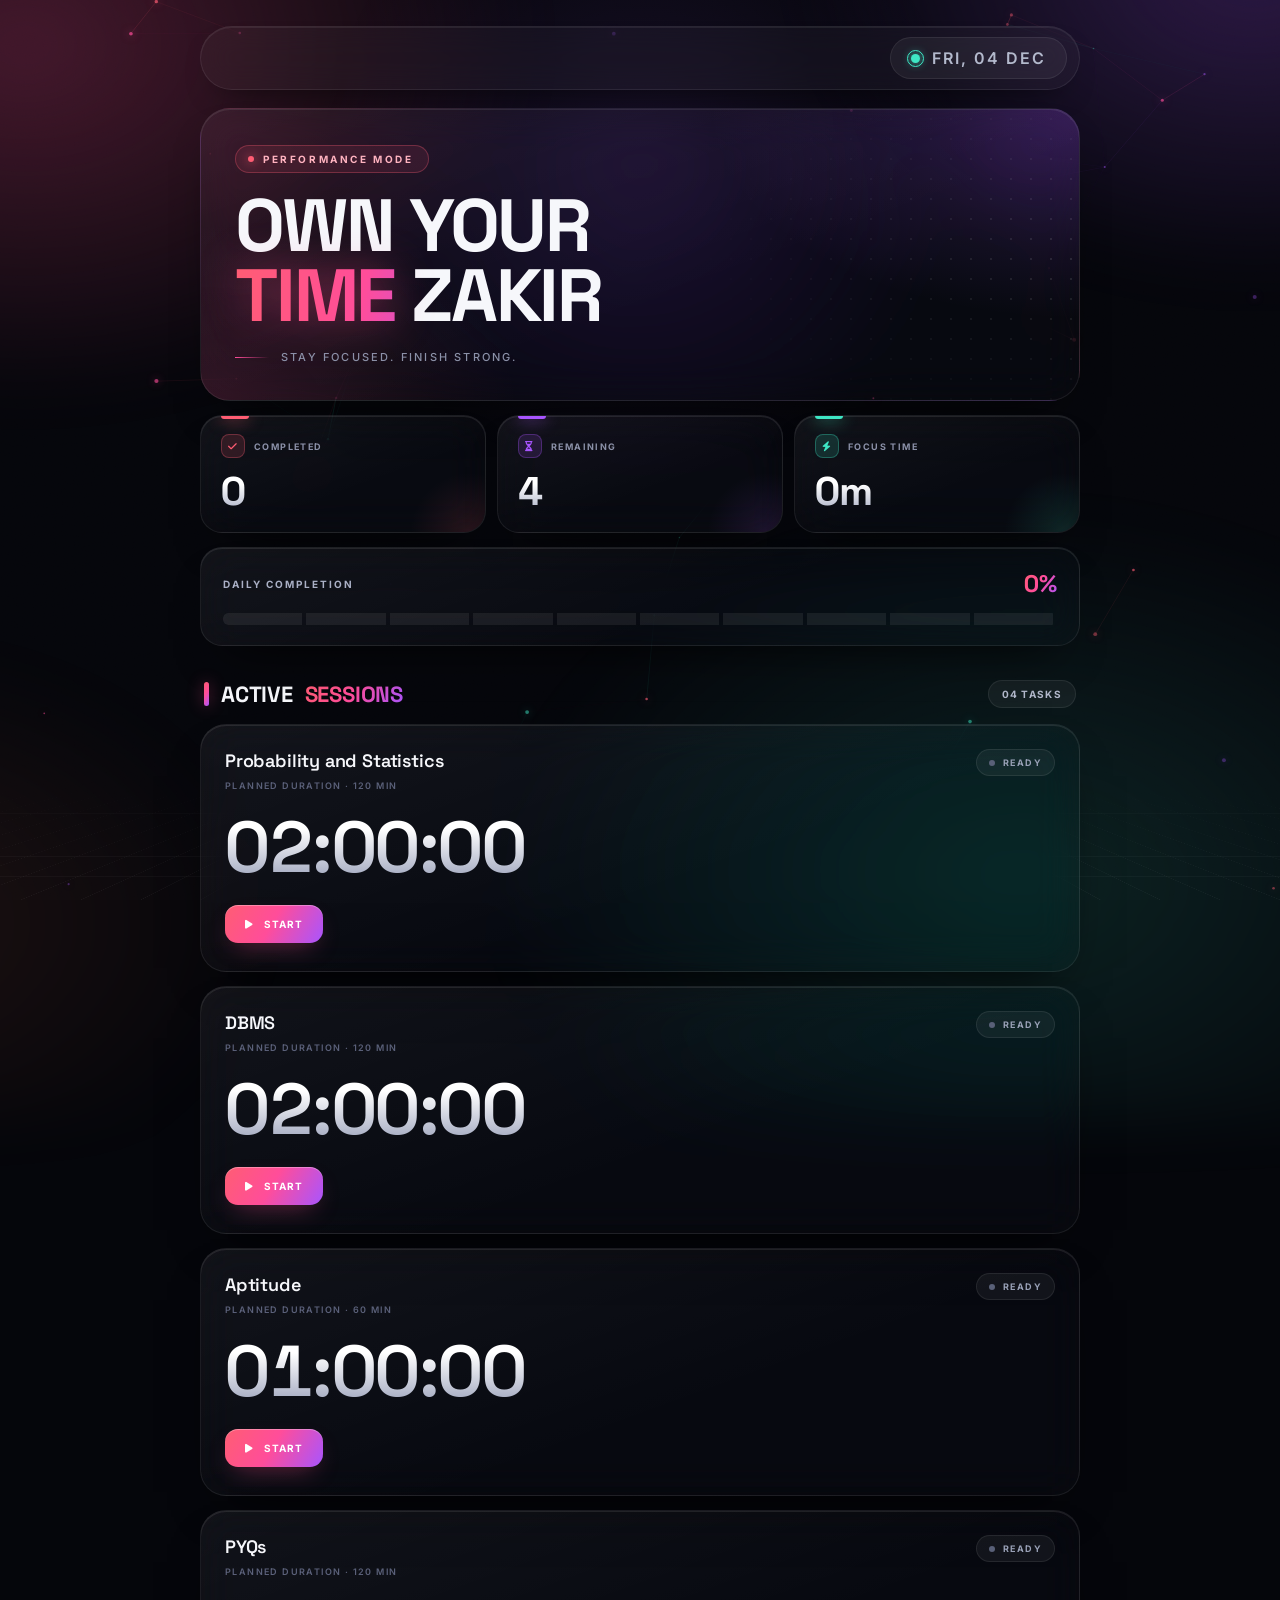
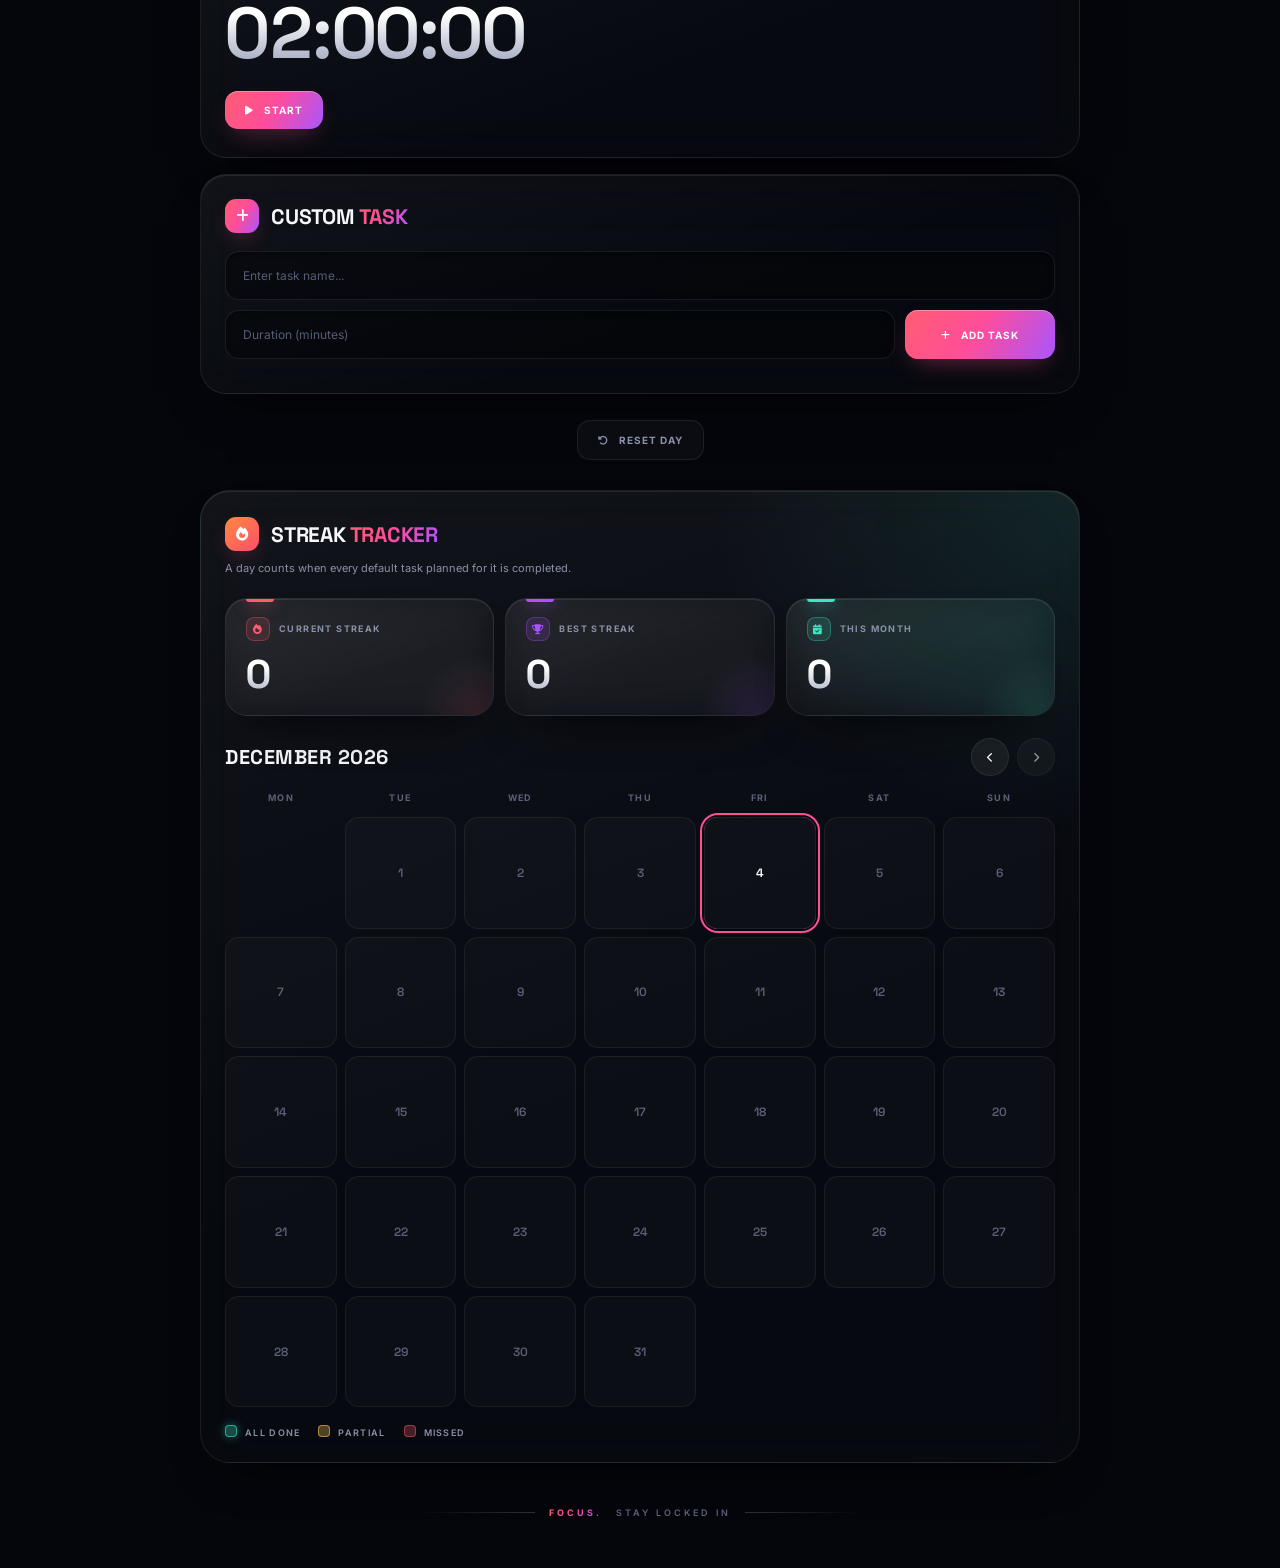
<file: index.html>
<!DOCTYPE html>
<html lang="en">
<head>
<meta charset="UTF-8">
<meta name="viewport" content="width=device-width, initial-scale=1.0">
<title>FOCUS — Daily Tracker</title>

<link rel="icon" type="image/png" href="./logo.png" sizes="32x32">
<link rel="manifest" href="./manifest.json">
<meta name="theme-color" content="#05060b">
<meta name="mobile-web-app-capable" content="yes">
<meta name="apple-mobile-web-app-capable" content="yes">

<!-- Font Awesome -->
<link rel="stylesheet"
href="https://cdnjs.cloudflare.com/ajax/libs/font-awesome/6.7.2/css/all.min.css">

<!-- Fonts -->
<link rel="preconnect" href="https://fonts.googleapis.com">
<link rel="preconnect" href="https://fonts.gstatic.com" crossorigin>
<link href="https://fonts.googleapis.com/css2?family=Space+Grotesk:wght@500;600;700&family=Inter:wght@400;500;600;700;800&display=swap" rel="stylesheet">

<!-- Styles -->
<link rel="stylesheet" href="./style.css">
</head>

<body>

<!-- background graphics (particle canvas is injected by fx.js) -->
<div class="bg-grid" aria-hidden="true"></div>
<div class="bg-spot" id="spot" aria-hidden="true"></div>

<div class="container">

    <header class="header">
        <div class="header-right">
            <div class="live-dot"></div>
            <div class="date" id="date"></div>
        </div>
    </header>

    <section class="hero">
        <div class="hero-copy">
            <div class="hero-label">PERFORMANCE MODE</div>
            <div class="hero-title">
                OWN YOUR<br>
                <span>TIME </span>
                ZAKIR
            </div>
            <div class="hero-description">
                STAY FOCUSED. FINISH STRONG.
            </div>
        </div>
    </section>

    <section class="stats">
        <div class="stat">
            <div class="stat-label"><i class="fa-solid fa-check"></i>Completed</div>
            <div class="stat-value" id="completed">0</div>
        </div>

        <div class="stat">
            <div class="stat-label"><i class="fa-solid fa-hourglass-half"></i>Remaining</div>
            <div class="stat-value" id="remaining">3</div>
        </div>

        <div class="stat">
            <div class="stat-label"><i class="fa-solid fa-bolt"></i>Focus time</div>
            <div class="stat-value" id="focusTime">0m</div>
        </div>
    </section>

    <section class="progress-card">
        <div class="progress-top">
            <div class="progress-label">DAILY COMPLETION</div>
            <div class="progress-number" id="percentage">0%</div>
        </div>

        <div class="progress-track">
            <div class="progress-fill" id="progress"></div>
        </div>
    </section>

    <section>
        <div class="section-header">
            <div class="section-title">
                ACTIVE <span>SESSIONS</span>
            </div>
            <div class="task-count" id="taskCount">03 TASKS</div>
        </div>

        <div id="taskList"></div>
    </section>

    <!-- CUSTOM TASKS -->
    <section class="custom-panel">
        <div class="custom-heading">
            <i class="fa-solid fa-plus"></i>
            <div>CUSTOM <span>TASK</span></div>
        </div>

        <input
            id="taskName"
            type="text"
            placeholder="Enter task name..."
            maxlength="80"
        >

        <div class="add-row">
            <input
                id="taskDuration"
                type="number"
                min="1"
                max="1440"
                placeholder="Duration (minutes)"
            >

            <button class="add-btn" onclick="addTask()">
                <i class="fa-solid fa-plus"></i>
                ADD TASK
            </button>
        </div>
    </section>

    <div class="reset-area">
        <button class="reset-btn" onclick="resetDay()">
            <i class="fa-solid fa-rotate-left"></i>
            RESET DAY
        </button>
    </div>

    <!-- STREAK CALENDAR -->
    <section class="streak-panel">
        <div class="panel-heading">
            <i class="fa-solid fa-fire"></i>
            <div>STREAK <span>TRACKER</span></div>
        </div>

        <div class="panel-subtitle">
            A day counts when every default task planned for it is completed.
        </div>

        <div class="stats">
            <div class="stat">
                <div class="stat-label"><i class="fa-solid fa-fire"></i>Current streak</div>
                <div class="stat-value" id="curStreak">0</div>
            </div>

            <div class="stat">
                <div class="stat-label"><i class="fa-solid fa-trophy"></i>Best streak</div>
                <div class="stat-value" id="bestStreak">0</div>
            </div>

            <div class="stat">
                <div class="stat-label"><i class="fa-solid fa-calendar-check"></i>This month</div>
                <div class="stat-value" id="monthDone">0</div>
            </div>
        </div>

        <div class="cal-head">
            <div class="cal-title" id="calTitle"></div>

            <div class="cal-nav">
                <button onclick="changeMonth(-1)" title="Previous month">
                    <i class="fa-solid fa-chevron-left"></i>
                </button>
                <button id="calNext" onclick="changeMonth(1)" title="Next month">
                    <i class="fa-solid fa-chevron-right"></i>
                </button>
            </div>
        </div>

        <div class="cal-grid" id="calGrid"></div>

        <div class="cal-legend">
            <span class="l-done">ALL DONE</span>
            <span class="l-partial">PARTIAL</span>
            <span class="l-missed">MISSED</span>
        </div>
    </section>

    <footer class="footer"><b>FOCUS.</b> STAY LOCKED IN</footer>

</div>

<script src="./script.js"></script>
<script src="./fx.js"></script>

</body>
</html>
</file>
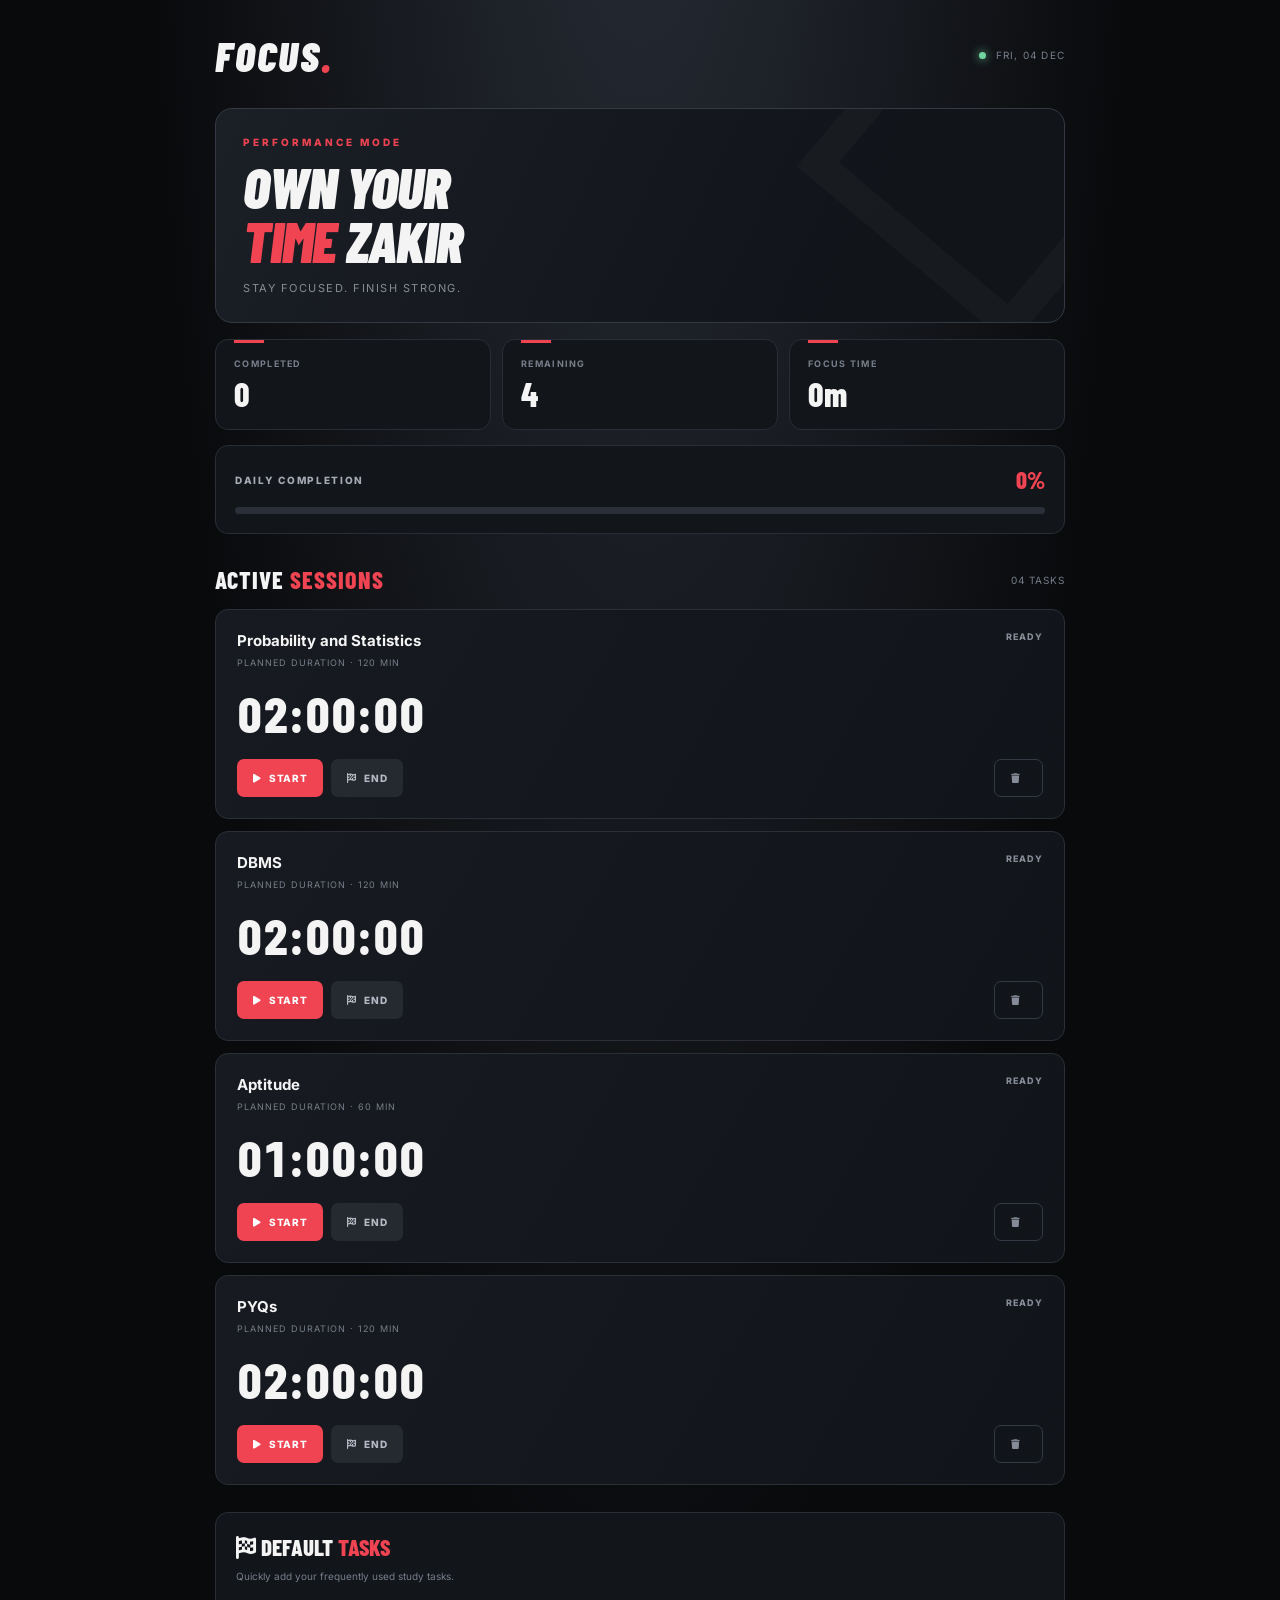
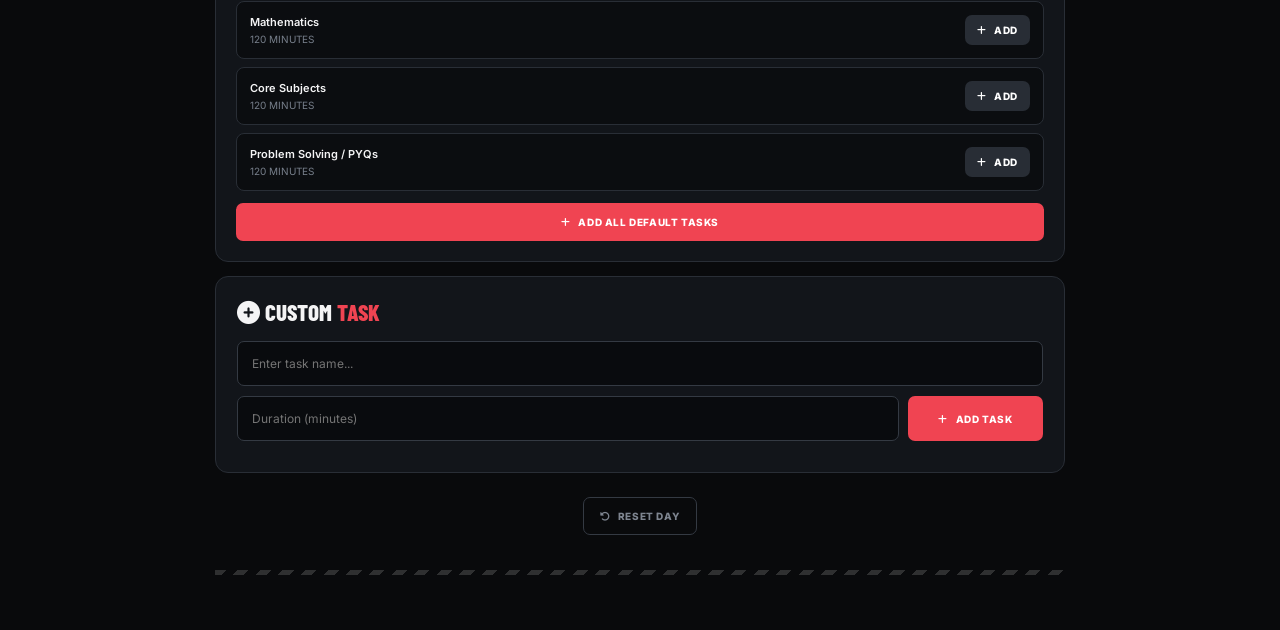
<file: timetable.html>
<!DOCTYPE html>
<html lang="en">
<head>
<meta charset="UTF-8">
<meta name="viewport" content="width=device-width, initial-scale=1.0">
<title>FOCUS — Daily Tracker</title>

<!-- Font Awesome -->
<link rel="stylesheet"
href="https://cdnjs.cloudflare.com/ajax/libs/font-awesome/6.7.2/css/all.min.css">

<!-- Fonts -->
<link rel="preconnect" href="https://fonts.googleapis.com">
<link rel="preconnect" href="https://fonts.gstatic.com" crossorigin>
<link href="https://fonts.googleapis.com/css2?family=Barlow+Condensed:wght@500;600;700;800;900&family=Inter:wght@400;500;600;700;800&display=swap" rel="stylesheet">

<style>
:root {
    --bg: #090a0c;
    --panel: #12151a;
    --panel2: #191d23;
    --border: #292e36;
    --red: #f04452;
    --red2: #b82432;
    --text: #f4f4f5;
    --muted: #777f8b;
    --green: #72d6a0;
}

* {
    margin: 0;
    padding: 0;
    box-sizing: border-box;
}

body {
    background:
        radial-gradient(ellipse at 50% -20%, #292e38 0%, transparent 55%),
        var(--bg);
    color: var(--text);
    font-family: Inter, sans-serif;
    min-height: 100vh;
    padding: 30px 17px 55px;
    overflow-x: hidden;
}

body::before {
    content: "";
    position: fixed;
    inset: 0;
    pointer-events: none;
    opacity: .09;
    background-image:
        linear-gradient(90deg, #ffffff10 1px, transparent 1px),
        linear-gradient(#ffffff10 1px, transparent 1px);
    background-size: 42px 42px;
    mask-image: linear-gradient(to bottom, black, transparent 75%);
}

button, input {
    font-family: inherit;
}

.container {
    width: 100%;
    max-width: 850px;
    margin: auto;
    position: relative;
}

/* HEADER */

.header {
    display: flex;
    justify-content: space-between;
    align-items: center;
    margin-bottom: 28px;
}

.logo {
    font-family: "Barlow Condensed", sans-serif;
    font-size: 42px;
    font-weight: 900;
    font-style: italic;
    letter-spacing: 2px;
}

.logo span {
    color: var(--red);
}

.header-right {
    display: flex;
    align-items: center;
    gap: 10px;
}

.live-dot {
    width: 7px;
    height: 7px;
    background: var(--green);
    border-radius: 50%;
    box-shadow: 0 0 10px #72d6a0;
}

.date {
    color: var(--muted);
    font-size: 10px;
    letter-spacing: 1.2px;
}

/* HERO */

.hero {
    position: relative;
    overflow: hidden;
    border: 1px solid #343943;
    border-radius: 17px;
    background: linear-gradient(115deg, #1b1f26, #111419 75%);
    padding: 27px;
    margin-bottom: 16px;
}

.hero::after {
    content: "";
    position: absolute;
    width: 220px;
    height: 220px;
    right: -70px;
    top: -100px;
    border: 30px solid #ffffff06;
    transform: rotate(40deg);
    pointer-events: none;
}

.hero-label {
    color: var(--red);
    font-size: 10px;
    font-weight: 800;
    letter-spacing: 3px;
    margin-bottom: 11px;
}

.hero-title {
    font-family: "Barlow Condensed", sans-serif;
    font-size: clamp(38px, 8vw, 57px);
    line-height: .95;
    font-weight: 900;
    font-style: italic;
    letter-spacing: -1px;
}

.hero-title span {
    color: var(--red);
}

.hero-description {
    color: #858c97;
    font-size: 11px;
    letter-spacing: 1.5px;
    margin-top: 14px;
}

/* STATS */

.stats {
    display: grid;
    grid-template-columns: repeat(3, 1fr);
    gap: 11px;
    margin-bottom: 15px;
}

.stat {
    position: relative;
    overflow: hidden;
    background: var(--panel);
    border: 1px solid var(--border);
    border-radius: 13px;
    padding: 18px;
}

.stat::before {
    content: "";
    position: absolute;
    left: 18px;
    top: 0;
    width: 30px;
    height: 3px;
    background: var(--red);
}

.stat-label {
    color: var(--muted);
    font-size: 9px;
    letter-spacing: 1.3px;
    font-weight: 700;
    text-transform: uppercase;
}

.stat-value {
    font-family: "Barlow Condensed", sans-serif;
    font-size: 34px;
    font-weight: 800;
    margin-top: 8px;
    line-height: 1;
}

/* PROGRESS */

.progress-card {
    background: var(--panel);
    border: 1px solid var(--border);
    border-radius: 13px;
    padding: 19px;
    margin-bottom: 31px;
}

.progress-top {
    display: flex;
    justify-content: space-between;
    margin-bottom: 13px;
    align-items: center;
}

.progress-label {
    color: #a5aab3;
    font-size: 10px;
    font-weight: 800;
    letter-spacing: 1.7px;
}

.progress-number {
    color: var(--red);
    font-family: "Barlow Condensed", sans-serif;
    font-size: 24px;
    font-weight: 800;
}

.progress-track {
    height: 7px;
    background: #2b3038;
    border-radius: 20px;
    overflow: hidden;
}

.progress-fill {
    width: 0;
    height: 100%;
    border-radius: 20px;
    background: linear-gradient(90deg, var(--red2), var(--red));
    box-shadow: 0 0 12px #f0445260;
    transition: width .4s ease;
}

/* TASK SECTION */

.section-header {
    display: flex;
    justify-content: space-between;
    align-items: center;
    margin-bottom: 15px;
}

.section-title {
    font-family: "Barlow Condensed", sans-serif;
    font-size: 24px;
    font-weight: 800;
    letter-spacing: 1px;
}

.section-title span {
    color: var(--red);
}

.task-count {
    font-size: 10px;
    color: var(--muted);
    letter-spacing: 1px;
}

/* TASK CARD */

.task {
    background: linear-gradient(120deg, #171a20, #111419);
    border: 1px solid #2b3038;
    border-radius: 13px;
    padding: 21px;
    margin-bottom: 12px;
    position: relative;
    overflow: hidden;
    transition: border-color .2s, transform .2s;
    animation: enter .3s ease both;
}

.task:hover {
    border-color: #535b68;
    transform: translateY(-2px);
}

.task.active {
    border-color: #92323c;
    background: linear-gradient(120deg, #20191c, #12151a);
}

.task.active::before {
    content: "";
    position: absolute;
    left: 0;
    top: 0;
    bottom: 0;
    width: 3px;
    background: var(--red);
}

@keyframes enter {
    from {
        opacity: 0;
        transform: translateY(10px);
    }
    to {
        opacity: 1;
        transform: translateY(0);
    }
}

@keyframes vanish {
    to {
        opacity: 0;
        transform: translateX(25px);
        max-height: 0;
        padding-top: 0;
        padding-bottom: 0;
        margin-bottom: 0;
    }
}

.task.removing {
    animation: vanish .3s ease forwards;
    pointer-events: none;
}

.task-head {
    display: flex;
    justify-content: space-between;
    gap: 10px;
}

.task-name {
    font-size: 15px;
    font-weight: 700;
    overflow-wrap: anywhere;
}

.task-duration {
    font-size: 9px;
    color: var(--muted);
    margin-top: 7px;
    letter-spacing: 1px;
}

.task-status {
    font-size: 9px;
    color: #858c97;
    font-weight: 800;
    letter-spacing: 1px;
    white-space: nowrap;
}

.task.active .task-status {
    color: var(--red);
}

.timer {
    font-family: "Barlow Condensed", sans-serif;
    font-size: 49px;
    font-weight: 800;
    letter-spacing: 1px;
    margin: 16px 0;
    font-variant-numeric: tabular-nums;
}

.task.active .timer {
    color: #ff5965;
}

.actions {
    display: flex;
    flex-wrap: wrap;
    gap: 8px;
}

button {
    border: none;
    border-radius: 7px;
    cursor: pointer;
    font-size: 10px;
    font-weight: 800;
    letter-spacing: .6px;
    padding: 12px 16px;
    transition: .2s;
}

button:hover {
    transform: translateY(-2px);
    filter: brightness(1.12);
}

button:active {
    transform: scale(.97);
}

button:disabled {
    opacity: .5;
    cursor: default;
    transform: none;
}

button i {
    margin-right: 5px;
}

.start-btn {
    background: var(--red);
    color: white;
}

.pause-btn {
    background: #303640;
    color: white;
}

.end-btn {
    background: #252a31;
    color: #b3bac4;
}

.delete-btn {
    margin-left: auto;
    color: #858c97;
    background: transparent;
    border: 1px solid #343a43;
}

.delete-btn:hover {
    color: var(--red);
    border-color: var(--red);
}

/* DEFAULT TASKS PANEL */

.default-panel {
    background: var(--panel);
    border: 1px solid var(--border);
    border-radius: 13px;
    padding: 20px;
    margin-top: 27px;
}

.panel-heading {
    font-family: "Barlow Condensed", sans-serif;
    font-size: 23px;
    font-weight: 800;
    margin-bottom: 7px;
}

.panel-heading span {
    color: var(--red);
}

.panel-subtitle {
    color: var(--muted);
    font-size: 10px;
    margin-bottom: 17px;
    line-height: 1.6;
}

.default-list {
    display: flex;
    flex-direction: column;
    gap: 8px;
}

.default-item {
    background: #0b0d10;
    border: 1px solid #292e36;
    padding: 13px;
    border-radius: 8px;
    display: flex;
    justify-content: space-between;
    align-items: center;
    gap: 10px;
}

.default-name {
    font-size: 11px;
    font-weight: 600;
}

.default-time {
    color: var(--muted);
    font-size: 10px;
    margin-top: 4px;
}

.small-add {
    padding: 9px 12px;
    background: #282d35;
    color: white;
    white-space: nowrap;
}

.small-add:hover {
    background: var(--red);
}

.add-all {
    width: 100%;
    margin-top: 12px;
    background: var(--red);
    color: white;
    padding: 13px;
}

/* CUSTOM TASK PANEL */

.custom-panel {
    background: var(--panel);
    border: 1px solid var(--border);
    border-radius: 13px;
    padding: 21px;
    margin-top: 14px;
}

.custom-heading {
    font-family: "Barlow Condensed", sans-serif;
    font-size: 23px;
    font-weight: 800;
    margin-bottom: 15px;
}

.custom-heading span {
    color: var(--red);
}

input {
    width: 100%;
    padding: 14px;
    border: 1px solid #343a43;
    background: #090b0e;
    color: white;
    outline: none;
    border-radius: 7px;
    font-size: 12px;
    margin-bottom: 10px;
}

input:focus {
    border-color: var(--red);
}

.add-row {
    display: grid;
    grid-template-columns: 1fr 135px;
    gap: 9px;
}

.add-btn {
    background: var(--red);
    color: white;
    margin-bottom: 10px;
}

/* EMPTY STATE */

.empty {
    text-align: center;
    border: 1px dashed #353b45;
    border-radius: 12px;
    padding: 35px 15px;
    color: var(--muted);
    font-size: 11px;
}

.empty i {
    color: var(--green);
    font-size: 28px;
    margin-bottom: 12px;
}

.empty h3 {
    color: white;
    font-family: "Barlow Condensed", sans-serif;
    font-size: 27px;
    margin-bottom: 5px;
}

/* RESET */

.reset-area {
    display: flex;
    justify-content: center;
    margin-top: 24px;
}

.reset-btn {
    background: transparent;
    color: #7e8590;
    border: 1px solid #343a43;
}

.reset-btn:hover {
    color: white;
    border-color: var(--red);
}

/* CHECKER STRIPE */

.checker {
    height: 5px;
    margin-top: 35px;
    opacity: .3;
    background: repeating-linear-gradient(
        135deg,
        #888 0,
        #888 8px,
        transparent 8px,
        transparent 16px
    );
}

@media(max-width: 550px) {
    body {
        padding: 22px 13px 45px;
    }

    .hero {
        padding: 22px;
    }

    .stat {
        padding: 13px;
    }

    .stat-value {
        font-size: 29px;
    }

    .task {
        padding: 17px;
    }

    .timer {
        font-size: 43px;
    }

    .add-row {
        grid-template-columns: 1fr 115px;
    }
}
</style>
</head>

<body>

<div class="container">

    <header class="header">
        <div class="logo">FOCUS<span>.</span></div>

        <div class="header-right">
            <div class="live-dot"></div>
            <div class="date" id="date"></div>
        </div>
    </header>

    <section class="hero">
        <div class="hero-label">PERFORMANCE MODE</div>
        <div class="hero-title">
            OWN YOUR<br>
            <span>TIME </span>
            ZAKIR
        </div>
        <div class="hero-description">
            STAY FOCUSED. FINISH STRONG.
        </div>
    </section>

    <section class="stats">
        <div class="stat">
            <div class="stat-label">Completed</div>
            <div class="stat-value" id="completed">0</div>
        </div>

        <div class="stat">
            <div class="stat-label">Remaining</div>
            <div class="stat-value" id="remaining">3</div>
        </div>

        <div class="stat">
            <div class="stat-label">Focus time</div>
            <div class="stat-value" id="focusTime">0m</div>
        </div>
    </section>

    <section class="progress-card">
        <div class="progress-top">
            <div class="progress-label">DAILY COMPLETION</div>
            <div class="progress-number" id="percentage">0%</div>
        </div>

        <div class="progress-track">
            <div class="progress-fill" id="progress"></div>
        </div>
    </section>

    <section>
        <div class="section-header">
            <div class="section-title">
                ACTIVE <span>SESSIONS</span>
            </div>
            <div class="task-count" id="taskCount">03 TASKS</div>
        </div>

        <div id="taskList"></div>
    </section>

    <!-- DEFAULT TASKS -->
    <section class="default-panel">
        <div class="panel-heading">
            <i class="fa-solid fa-flag-checkered"></i>
            DEFAULT <span>TASKS</span>
        </div>

        <div class="panel-subtitle">
            Quickly add your frequently used study tasks.
        </div>

        <div class="default-list" id="defaultList"></div>

        <button class="add-all" onclick="addAllDefaults()">
            <i class="fa-solid fa-plus"></i>
            ADD ALL DEFAULT TASKS
        </button>
    </section>

    <!-- CUSTOM TASKS -->
    <section class="custom-panel">
        <div class="custom-heading">
            <i class="fa-solid fa-circle-plus"></i>
            CUSTOM <span>TASK</span>
        </div>

        <input
            id="taskName"
            type="text"
            placeholder="Enter task name..."
            maxlength="80"
        >

        <div class="add-row">
            <input
                id="taskDuration"
                type="number"
                min="1"
                max="1440"
                placeholder="Duration (minutes)"
            >

            <button class="add-btn" onclick="addTask()">
                <i class="fa-solid fa-plus"></i>
                ADD TASK
            </button>
        </div>
    </section>

    <div class="reset-area">
        <button class="reset-btn" onclick="resetDay()">
            <i class="fa-solid fa-rotate-left"></i>
            RESET DAY
        </button>
    </div>

    <div class="checker"></div>

</div>

<script>

const STORAGE_KEY = "focusTrackerV3";

const DEFAULTS = [
    { name: "Mathematics", duration: 120 },
    { name: "Core Subjects", duration: 120 },
    { name: "Problem Solving / PYQs", duration: 120 }
];

function today() {
    const d = new Date();

    return [
        d.getFullYear(),
        String(d.getMonth() + 1).padStart(2, "0"),
        String(d.getDate()).padStart(2, "0")
    ].join("-");
}

function newState() {
    return {
        date: today(),
        tasks: [],
        activeId: null,
        lastTick: null,
        focusSeconds: 0,
        completedCount: 0
    };
}

function loadState() {
    try {
        const data = JSON.parse(localStorage.getItem(STORAGE_KEY));

        if (data && data.date === today() &&
            Array.isArray(data.tasks)) {

            data.focusSeconds = data.focusSeconds || 0;
            data.completedCount = data.completedCount || 0;

            return data;
        }
    } catch (e) {}

    return newState();
}

let state = loadState();

function save() {
    localStorage.setItem(STORAGE_KEY, JSON.stringify(state));
}

function formatTime(seconds) {
    seconds = Math.max(0, Math.ceil(seconds));

    const h = Math.floor(seconds / 3600);
    const m = Math.floor((seconds % 3600) / 60);
    const s = seconds % 60;

    return [h, m, s]
        .map(v => String(v).padStart(2, "0"))
        .join(":");
}

/* DEFAULT TASKS UI */

function renderDefaults() {
    const list = document.getElementById("defaultList");
    list.innerHTML = "";

    DEFAULTS.forEach((item, index) => {
        const row = document.createElement("div");
        row.className = "default-item";

        const info = document.createElement("div");

        const name = document.createElement("div");
        name.className = "default-name";
        name.textContent = item.name;

        const time = document.createElement("div");
        time.className = "default-time";
        time.textContent = item.duration + " MINUTES";

        info.append(name, time);

        const button = document.createElement("button");
        button.className = "small-add";
        button.innerHTML = '<i class="fa-solid fa-plus"></i> ADD';
        button.onclick = () => addDefault(index);

        row.append(info, button);
        list.appendChild(row);
    });
}

function createTask(name, duration) {
    state.tasks.push({
        id: Date.now() + Math.floor(Math.random() * 100000),
        name: name,
        duration: duration,
        remaining: duration * 60,
        completed: false
    });

    save();
    renderTasks();
}

function addDefault(index) {
    const item = DEFAULTS[index];

    createTask(item.name, item.duration);
}

function addAllDefaults() {
    const existing = state.tasks
        .filter(t => !t.completed)
        .map(t => t.name.toLowerCase());

    let added = 0;

    DEFAULTS.forEach(item => {
        if (!existing.includes(item.name.toLowerCase())) {
            state.tasks.push({
                id: Date.now() + Math.floor(Math.random() * 100000),
                name: item.name,
                duration: item.duration,
                remaining: item.duration * 60,
                completed: false
            });

            added++;
        }
    });

    if (added === 0) {
        alert("All default tasks are already in your task list.");
        return;
    }

    save();
    renderTasks();
}

/* TIMER ENGINE */

function updateTimer() {
    if (!state.activeId || !state.lastTick) return;

    const now = Date.now();

    const elapsed = Math.floor(
        (now - state.lastTick) / 1000
    );

    if (elapsed <= 0) return;

    const task = state.tasks.find(
        t => t.id === state.activeId
    );

    if (!task || task.completed) {
        state.activeId = null;
        state.lastTick = null;
        return;
    }

    const used = Math.min(elapsed, task.remaining);

    task.remaining -= used;
    state.focusSeconds += used;
    state.lastTick += used * 1000;

    if (task.remaining <= 0) {
        task.remaining = 0;
        task.completed = true;
        state.completedCount++;

        state.activeId = null;
        state.lastTick = null;

        save();
        removeCompletedCard(task.id);
    }
}

/* TASK RENDERING */

function renderTasks() {
    const list = document.getElementById("taskList");
    list.innerHTML = "";

    const visible = state.tasks.filter(
        t => !t.completed
    );

    visible.forEach(task => {
        const active = state.activeId === task.id;

        const card = document.createElement("div");
        card.className = "task" + (active ? " active" : "");
        card.id = "task-" + task.id;

        const heading = document.createElement("div");
        heading.className = "task-head";

        const info = document.createElement("div");

        const name = document.createElement("div");
        name.className = "task-name";
        name.textContent = task.name;

        const duration = document.createElement("div");
        duration.className = "task-duration";
        duration.textContent =
            "PLANNED DURATION · " + task.duration + " MIN";

        info.append(name, duration);

        const status = document.createElement("div");
        status.className = "task-status";
        status.id = "status-" + task.id;
        status.textContent = active ? "RUNNING" : "READY";

        heading.append(info, status);

        const timer = document.createElement("div");
        timer.className = "timer";
        timer.id = "timer-" + task.id;
        timer.textContent = formatTime(task.remaining);

        const actions = document.createElement("div");
        actions.className = "actions";

        const start = document.createElement("button");
        start.className = "start-btn";
        start.innerHTML = active
            ? '<i class="fa-solid fa-play"></i> RUNNING'
            : task.remaining < task.duration * 60
                ? '<i class="fa-solid fa-play"></i> RESUME'
                : '<i class="fa-solid fa-play"></i> START';

        start.disabled = active;
        start.onclick = () => startTask(task.id);

        actions.appendChild(start);

        if (active) {
            const pause = document.createElement("button");
            pause.className = "pause-btn";
            pause.innerHTML = '<i class="fa-solid fa-pause"></i> PAUSE';
            pause.onclick = pauseTask;

            actions.appendChild(pause);
        }

        const end = document.createElement("button");
        end.className = "end-btn";
        end.innerHTML = '<i class="fa-solid fa-flag-checkered"></i> END';
        end.onclick = () => endTask(task.id);

        actions.appendChild(end);

        const del = document.createElement("button");
        del.className = "delete-btn";
        del.innerHTML = '<i class="fa-solid fa-trash"></i>';
        del.title = "Delete task";
        del.onclick = () => deleteTask(task.id);

        actions.appendChild(del);

        card.append(heading, timer, actions);
        list.appendChild(card);
    });

    if (visible.length === 0) {
        const empty = document.createElement("div");
        empty.className = "empty";

        const icon = document.createElement("i");
        icon.className = "fa-solid fa-trophy";

        const title = document.createElement("h3");
        title.textContent = "RACE COMPLETED";

        const text = document.createElement("p");
        text.textContent = "All tasks finished. Add another task to continue.";

        empty.append(icon, title, text);
        list.appendChild(empty);
    }

    updateDashboard();
}

/* REMOVE COMPLETED CARD */

function removeCompletedCard(id) {
    const card = document.getElementById("task-" + id);

    if (card) {
        card.classList.add("removing");

        setTimeout(() => {
            card.remove();
            updateEmptyState();
        }, 300);
    }

    updateDashboard();
}

function updateEmptyState() {
    const remaining = state.tasks.filter(t => !t.completed);

    if (remaining.length === 0) {
        const list = document.getElementById("taskList");

        if (!list.querySelector(".empty")) {
            const empty = document.createElement("div");
            empty.className = "empty";

            const icon = document.createElement("i");
            icon.className = "fa-solid fa-trophy";

            const title = document.createElement("h3");
            title.textContent = "RACE COMPLETED";

            const text = document.createElement("p");
            text.textContent = "All tasks finished. Add another task to continue.";

            empty.append(icon, title, text);
            list.appendChild(empty);
        }
    }
}

/* DASHBOARD */

function updateDashboard() {
    const total = state.tasks.length;
    const completed = state.completedCount;

    const remaining = state.tasks.filter(
        t => !t.completed
    ).length;

    const percent = total
        ? Math.min(100, Math.round(completed / total * 100))
        : 0;

    document.getElementById("completed").textContent = completed;
    document.getElementById("remaining").textContent = remaining;

    document.getElementById("percentage").textContent =
        percent + "%";

    document.getElementById("progress").style.width =
        percent + "%";

    document.getElementById("taskCount").textContent =
        String(remaining).padStart(2, "0") + " TASKS";

    const mins = Math.floor(state.focusSeconds / 60);
    const hours = Math.floor(mins / 60);
    const rest = mins % 60;

    document.getElementById("focusTime").textContent =
        hours ? hours + "h " + rest + "m" : mins + "m";
}

/* UPDATE TIMER WITHOUT REBUILDING CARDS */

function updateVisibleTimer() {
    if (!state.activeId) return;

    const task = state.tasks.find(
        t => t.id === state.activeId
    );

    if (!task) return;

    const timer = document.getElementById("timer-" + task.id);

    if (timer) {
        timer.textContent = formatTime(task.remaining);
    }
}

/* CONTROLS */

function startTask(id) {
    updateTimer();

    if (state.activeId) {
        state.activeId = null;
        state.lastTick = null;
    }

    const task = state.tasks.find(t => t.id === id);

    if (!task || task.completed || task.remaining <= 0) return;

    state.activeId = id;
    state.lastTick = Date.now();

    save();
    renderTasks();
}

function pauseTask() {
    updateTimer();

    state.activeId = null;
    state.lastTick = null;

    save();
    renderTasks();
}

function endTask(id) {
    updateTimer();

    const task = state.tasks.find(t => t.id === id);

    if (!task || task.completed) return;

    task.completed = true;
    task.remaining = 0;
    state.completedCount++;

    if (state.activeId === id) {
        state.activeId = null;
        state.lastTick = null;
    }

    save();
    removeCompletedCard(id);
}

function deleteTask(id) {
    if (!confirm("Delete this task?")) return;

    if (state.activeId === id) {
        state.activeId = null;
        state.lastTick = null;
    }

    state.tasks = state.tasks.filter(t => t.id !== id);

    save();
    renderTasks();
}

function addTask() {
    const nameInput = document.getElementById("taskName");
    const durationInput = document.getElementById("taskDuration");

    const name = nameInput.value.trim();
    const duration = Number(durationInput.value);

    if (!name) {
        alert("Enter a task name.");
        return;
    }

    if (!Number.isInteger(duration) ||
        duration < 1 || duration > 1440) {
        alert("Enter a duration between 1 and 1440 minutes.");
        return;
    }

    createTask(name, duration);

    nameInput.value = "";
    durationInput.value = "";
}

function resetDay() {
    if (!confirm("Reset all tasks and today's progress?")) return;

    state = newState();

    save();
    renderTasks();
}

/* DAILY RESET */

function checkNewDay() {
    if (state.date !== today()) {
        state = newState();
        save();
        renderTasks();
    }
}

/* DATE */

function updateDate() {
    document.getElementById("date").textContent =
        new Date().toLocaleDateString("en-IN", {
            weekday: "short",
            day: "2-digit",
            month: "short"
        }).toUpperCase();
}

/* KEYBOARD */

document.getElementById("taskName")
    .addEventListener("keydown", e => {
        if (e.key === "Enter") addTask();
    });

document.getElementById("taskDuration")
    .addEventListener("keydown", e => {
        if (e.key === "Enter") addTask();
    });

/* INITIALISE */

checkNewDay();
updateDate();
renderDefaults();
renderTasks();

/* Smooth timer updates without blinking */

setInterval(() => {
    checkNewDay();
    updateTimer();
    updateVisibleTimer();
    updateDashboard();
    save();
}, 1000);

</script>

</body>
</html>
</file>
<file: style.css>
/* ============================================================
   FOCUS. — Daily Tracker
   Aurora-glass redesign · works with the existing script.js
   ============================================================ */

@property --angle { syntax: "<angle>";  initial-value: 0deg; inherits: false; }
@property --hv    { syntax: "<number>"; initial-value: 0;    inherits: false; }

:root {
    --bg: #05060b;
    --line: rgba(255, 255, 255, .08);
    --line-2: rgba(255, 255, 255, .17);
    --ink: #f6f7fb;
    --muted: #8b91a8;
    --dim: #5b617a;

    --a1: #ff5d73;
    --a2: #ff4d9a;
    --a3: #a855ff;
    --mint: #3ee6c4;
    --amber: #ffc65c;

    --grad: linear-gradient(120deg, #ff5d73 0%, #ff4d9a 48%, #a855ff 100%);
    --glow: rgba(255, 77, 140, .45);
    --glow-mint: rgba(62, 230, 196, .4);

    --font-d: "Space Grotesk", "Inter", sans-serif;
    --ease: cubic-bezier(.22, .9, .3, 1);
}

* { margin: 0; padding: 0; box-sizing: border-box; }

::selection { background: var(--a2); color: #fff; }

html { scrollbar-width: thin; scrollbar-color: #2c3144 transparent; }
::-webkit-scrollbar { width: 8px; }
::-webkit-scrollbar-thumb { background: #2c3144; border-radius: 10px; }

body {
    background: var(--bg);
    color: var(--ink);
    font-family: Inter, sans-serif;
    min-height: 100vh;
    padding: 26px 16px 50px;
    overflow-x: hidden;
    -webkit-font-smoothing: antialiased;
}

button, input { font-family: inherit; }

/* ============ BACKGROUND LAYERS ============ */

/* drifting aurora mesh */
body::before {
    content: "";
    position: fixed;
    inset: -25%;
    z-index: 0;
    pointer-events: none;
    background:
        radial-gradient(38% 38% at 18% 20%, rgba(255, 77, 140, .26), transparent 70%),
        radial-gradient(34% 34% at 82% 14%, rgba(168, 85, 255, .24), transparent 70%),
        radial-gradient(40% 40% at 70% 82%, rgba(62, 230, 196, .13), transparent 70%),
        radial-gradient(30% 30% at 10% 85%, rgba(255, 122, 69, .10), transparent 70%);
    filter: blur(30px);
    animation: mesh 26s ease-in-out infinite alternate;
}

@keyframes mesh {
    0%   { transform: translate3d(0, 0, 0) rotate(0deg) scale(1); }
    50%  { transform: translate3d(3%, -2%, 0) rotate(6deg) scale(1.1); }
    100% { transform: translate3d(-3%, 3%, 0) rotate(-4deg) scale(1.04); }
}

/* film grain */
body::after {
    content: "";
    position: fixed;
    inset: 0;
    z-index: 0;
    pointer-events: none;
    opacity: .07;
    mix-blend-mode: overlay;
    background-image: url("data:image/svg+xml;utf8,<svg xmlns='http://www.w3.org/2000/svg' width='200' height='200'><filter id='n'><feTurbulence type='fractalNoise' baseFrequency='.9' numOctaves='2' stitchTiles='stitch'/></filter><rect width='100%' height='100%' filter='url(%23n)'/></svg>");
}

/* particle canvas (created by fx.js) */
#fx {
    position: fixed;
    inset: 0;
    width: 100%;
    height: 100%;
    z-index: 0;
    pointer-events: none;
}

/* perspective floor grid */
.bg-grid {
    position: fixed;
    left: -50%;
    right: -50%;
    bottom: 0;
    height: 60vh;
    z-index: 0;
    pointer-events: none;
    opacity: .55;
    background-image:
        linear-gradient(rgba(255, 255, 255, .09) 1px, transparent 1px),
        linear-gradient(90deg, rgba(255, 255, 255, .09) 1px, transparent 1px);
    background-size: 60px 60px;
    transform: perspective(520px) rotateX(64deg);
    transform-origin: 50% 100%;
    -webkit-mask-image: linear-gradient(to top, #000 0%, transparent 80%);
    mask-image: linear-gradient(to top, #000 0%, transparent 80%);
    animation: floor 5s linear infinite;
}

@keyframes floor { to { background-position: 0 60px, 60px 0; } }

/* cursor spotlight */
.bg-spot {
    position: fixed;
    inset: 0;
    z-index: 0;
    pointer-events: none;
    background: radial-gradient(520px circle at var(--mx, 50%) var(--my, 18%), rgba(168, 85, 255, .11), transparent 62%);
}

.container {
    width: 100%;
    max-width: 880px;
    margin: auto;
    position: relative;
    z-index: 1;
}

/* ============ SHARED GLASS CARD ============ */

.hero, .stat, .progress-card, .task, .custom-panel, .streak-panel, .empty {
    position: relative;
    background:
        radial-gradient(380px circle at var(--x, 50%) var(--y, 0%), rgba(255, 255, 255, calc(.075 * var(--hv))), transparent 62%),
        linear-gradient(160deg, rgba(255, 255, 255, .06), rgba(255, 255, 255, .014) 60%);
    border: 1px solid var(--line);
    backdrop-filter: blur(20px) saturate(150%);
    -webkit-backdrop-filter: blur(20px) saturate(150%);
    box-shadow:
        0 24px 50px -28px rgba(0, 0, 0, .95),
        inset 0 1px 0 rgba(255, 255, 255, .09);
    transition: --hv .4s ease, transform .4s var(--ease), border-color .3s, box-shadow .3s;
}

.hero:hover, .stat:hover, .progress-card:hover, .task:hover,
.custom-panel:hover, .streak-panel:hover, .empty:hover {
    --hv: 1;
    border-color: var(--line-2);
}

/* ============ HEADER ============ */

.header {
    display: flex;
    justify-content: flex-end;
    align-items: center;
    padding: 10px 12px 10px 16px;
    margin-bottom: 18px;
    border-radius: 999px;
    background: rgba(255, 255, 255, .035);
    border: 1px solid var(--line);
    backdrop-filter: blur(18px);
    -webkit-backdrop-filter: blur(18px);
    box-shadow: 0 14px 34px -22px #000, inset 0 1px 0 rgba(255, 255, 255, .07);
}

.header-right {
    display: flex;
    align-items: center;
    gap: 12px;
    padding: 10px 20px;
    border-radius: 999px;
    background: rgba(255, 255, 255, .05);
    border: 1px solid var(--line);
}

.live-dot {
    position: relative;
    width: 9px;
    height: 9px;
    border-radius: 50%;
    background: var(--mint);
    box-shadow: 0 0 10px var(--mint);
}

.live-dot::after {
    content: "";
    position: absolute;
    inset: -4px;
    border-radius: 50%;
    border: 1px solid var(--mint);
    animation: ping 2s ease-out infinite;
}

@keyframes ping {
    0%   { transform: scale(.4); opacity: .9; }
    100% { transform: scale(2.3); opacity: 0; }
}

.date {
    color: #b3b9cc;
    font-size: 16px;
    font-weight: 600;
    letter-spacing: 2px;
}

/* ============ HERO ============ */

.hero {
    display: grid;
    grid-template-columns: 1fr;
    align-items: center;
    gap: 28px;
    padding: 36px 34px;
    margin-bottom: 14px;
    border-radius: 30px;
    overflow: hidden;
    isolation: isolate;
    background:
        radial-gradient(380px circle at var(--x, 50%) var(--y, 0%), rgba(255, 255, 255, calc(.075 * var(--hv))), transparent 62%),
        radial-gradient(70% 120% at 100% 0%, rgba(168, 85, 255, .22), transparent 60%),
        radial-gradient(60% 100% at 0% 100%, rgba(255, 77, 140, .16), transparent 60%),
        linear-gradient(160deg, rgba(255, 255, 255, .06), rgba(255, 255, 255, .012) 60%);
}

/* dot-matrix texture */
.hero::before {
    content: "";
    position: absolute;
    inset: 0;
    z-index: -1;
    background-image: radial-gradient(rgba(255, 255, 255, .22) 1px, transparent 1.3px);
    background-size: 20px 20px;
    -webkit-mask-image: radial-gradient(60% 90% at 100% 50%, #000, transparent 75%);
    mask-image: radial-gradient(60% 90% at 100% 50%, #000, transparent 75%);
    opacity: .5;
}

/* light sweep */
.hero::after {
    content: "";
    position: absolute;
    top: -20%;
    bottom: -20%;
    width: 30%;
    left: -50%;
    z-index: -1;
    background: linear-gradient(105deg, transparent, rgba(255, 255, 255, .09), transparent);
    transform: skewX(-18deg);
    animation: sweep 8s ease-in-out infinite;
}

@keyframes sweep {
    0%, 55% { left: -50%; }
    100%    { left: 130%; }
}

.hero-label {
    display: inline-flex;
    align-items: center;
    gap: 9px;
    padding: 7px 14px 7px 12px;
    border-radius: 999px;
    color: #ffb3c0;
    font-size: 10px;
    font-weight: 700;
    letter-spacing: 2.6px;
    margin-bottom: 18px;
    background: rgba(255, 93, 115, .10);
    border: 1px solid rgba(255, 93, 115, .3);
}

.hero-label::before {
    content: "";
    width: 6px;
    height: 6px;
    border-radius: 50%;
    background: var(--a1);
    box-shadow: 0 0 12px var(--a1);
    animation: blink 1.4s ease-in-out infinite;
}

@keyframes blink { 50% { opacity: .25; } }

.hero-title {
    font-family: var(--font-d);
    font-size: clamp(40px, 8.4vw, 74px);
    line-height: .94;
    font-weight: 700;
    letter-spacing: -.035em;
}

.hero-title span {
    background: linear-gradient(100deg, #ff5d73, #ff4d9a, #a855ff, #3ee6c4, #ff5d73);
    background-size: 300% 100%;
    -webkit-background-clip: text;
    background-clip: text;
    -webkit-text-fill-color: transparent;
    animation: flow 7s linear infinite;
    filter: drop-shadow(0 0 22px var(--glow));
}

@keyframes flow { to { background-position: 300% 0; } }

.hero-description {
    display: flex;
    align-items: center;
    gap: 12px;
    color: var(--muted);
    font-size: 11px;
    font-weight: 500;
    letter-spacing: 2.2px;
    margin-top: 20px;
}

.hero-description::before {
    content: "";
    width: 34px;
    height: 1px;
    background: linear-gradient(90deg, var(--a2), transparent);
}

/* ============ STATS ============ */

.stats {
    display: grid;
    grid-template-columns: repeat(3, 1fr);
    gap: 11px;
    margin-bottom: 14px;
}

.stat {
    --c: var(--a1);
    overflow: hidden;
    padding: 18px 20px 20px;
    border-radius: 22px;
}

.stat:nth-child(2) { --c: var(--a3); }
.stat:nth-child(3) { --c: var(--mint); }

.stat::before {
    content: "";
    position: absolute;
    left: 20px;
    top: 0;
    width: 28px;
    height: 3px;
    border-radius: 0 0 4px 4px;
    background: var(--c);
    box-shadow: 0 0 16px var(--c);
    transition: width .5s var(--ease);
}

.stat::after {
    content: "";
    position: absolute;
    width: 120px;
    height: 120px;
    right: -45px;
    bottom: -60px;
    border-radius: 50%;
    background: radial-gradient(circle, var(--c), transparent 70%);
    opacity: .12;
    transition: opacity .4s, transform .5s var(--ease);
}

.stat:hover { transform: translateY(-4px); }
.stat:hover::before { width: calc(100% - 40px); }
.stat:hover::after { opacity: .3; transform: scale(1.3); }

.stat-label {
    display: flex;
    align-items: center;
    gap: 9px;
    color: var(--muted);
    font-size: 9px;
    letter-spacing: 1.4px;
    font-weight: 700;
    text-transform: uppercase;
}

.stat-label i {
    display: grid;
    place-items: center;
    width: 24px;
    height: 24px;
    border-radius: 8px;
    font-size: 10px;
    color: var(--c);
    background: color-mix(in srgb, var(--c) 14%, transparent);
    border: 1px solid color-mix(in srgb, var(--c) 30%, transparent);
}

.stat-value {
    font-family: var(--font-d);
    font-size: 40px;
    font-weight: 700;
    letter-spacing: -.03em;
    margin-top: 14px;
    line-height: 1;
    background: linear-gradient(180deg, #fff 30%, #aab0c6);
    -webkit-background-clip: text;
    background-clip: text;
    -webkit-text-fill-color: transparent;
    font-variant-numeric: tabular-nums;
}

/* ============ PROGRESS BAR ============ */

.progress-card {
    padding: 20px 22px;
    margin-bottom: 34px;
    border-radius: 22px;
}

.progress-top {
    display: flex;
    justify-content: space-between;
    align-items: center;
    margin-bottom: 14px;
}

.progress-label {
    color: #aab0c6;
    font-size: 10px;
    font-weight: 700;
    letter-spacing: 2px;
}

.progress-number {
    font-family: var(--font-d);
    font-size: 24px;
    font-weight: 700;
    background: var(--grad);
    -webkit-background-clip: text;
    background-clip: text;
    -webkit-text-fill-color: transparent;
    font-variant-numeric: tabular-nums;
}

/* segmented bar: 10 blocks */
.progress-track {
    height: 12px;
    border-radius: 5px;
    overflow: hidden;
    background: rgba(255, 255, 255, .07);
    -webkit-mask-image: repeating-linear-gradient(90deg, #000 0, #000 calc(10% - 4px), transparent calc(10% - 4px), transparent 10%);
    mask-image: repeating-linear-gradient(90deg, #000 0, #000 calc(10% - 4px), transparent calc(10% - 4px), transparent 10%);
}

.progress-fill {
    width: 0;
    height: 100%;
    background: linear-gradient(90deg, #ff5d73, #ff4d9a 50%, #a855ff);
    transition: width .7s var(--ease);
}

/* ============ SECTION HEADER ============ */

.section-header {
    display: flex;
    justify-content: space-between;
    align-items: center;
    margin-bottom: 16px;
    padding: 0 4px;
}

.section-title {
    display: flex;
    align-items: center;
    gap: 12px;
    font-family: var(--font-d);
    font-size: 22px;
    font-weight: 700;
    letter-spacing: -.01em;
}

.section-title::before {
    content: "";
    width: 5px;
    height: 24px;
    border-radius: 5px;
    background: var(--grad);
    box-shadow: 0 0 16px var(--glow);
}

.section-title span {
    background: var(--grad);
    -webkit-background-clip: text;
    background-clip: text;
    -webkit-text-fill-color: transparent;
}

.task-count {
    padding: 7px 13px;
    border-radius: 999px;
    font-size: 10px;
    font-weight: 700;
    color: #b3b9cc;
    letter-spacing: 1.3px;
    background: rgba(255, 255, 255, .05);
    border: 1px solid var(--line);
}

/* ============ TASK CARD ============ */

.task {
    --tp: 0;
    overflow: hidden;
    padding: 24px 24px 28px;
    margin-bottom: 14px;
    border-radius: 26px;
    animation: enter .45s var(--ease) backwards;
}

.task:hover { transform: translateY(-3px); }

/* progress line at the bottom */
.task::after {
    content: "";
    position: absolute;
    left: 0;
    right: 0;
    bottom: 0;
    height: 4px;
    background: var(--grad);
    box-shadow: 0 0 18px var(--glow);
    transform-origin: left center;
    transform: scaleX(var(--tp));
    transition: transform .6s linear;
}

.task.active {
    border-color: transparent;
    background:
        radial-gradient(380px circle at var(--x, 50%) var(--y, 0%), rgba(255, 255, 255, calc(.075 * var(--hv))), transparent 62%),
        radial-gradient(80% 140% at 100% 0%, rgba(255, 77, 140, .20), transparent 60%),
        radial-gradient(70% 120% at 0% 100%, rgba(168, 85, 255, .16), transparent 60%),
        linear-gradient(160deg, rgba(255, 255, 255, .07), rgba(255, 255, 255, .015) 60%);
    box-shadow:
        0 0 0 1px rgba(255, 77, 154, .22),
        0 0 46px -8px var(--glow),
        0 26px 56px -26px rgba(168, 85, 255, .6);
    animation: enter .45s var(--ease) backwards, pulse 3s ease-in-out infinite;
}

/* rotating neon border */
.task.active::before {
    content: "";
    position: absolute;
    inset: 0;
    padding: 1.5px;
    border-radius: inherit;
    background: conic-gradient(
        from var(--angle),
        transparent 0deg,
        #ff5d73 60deg,
        #a855ff 120deg,
        #3ee6c4 170deg,
        transparent 230deg,
        transparent 360deg
    );
    -webkit-mask: linear-gradient(#000 0 0) content-box, linear-gradient(#000 0 0);
    -webkit-mask-composite: xor;
    mask: linear-gradient(#000 0 0) content-box exclude, linear-gradient(#000 0 0);
    animation: borderSpin 4.5s linear infinite;
    pointer-events: none;
}

@keyframes borderSpin { to { --angle: 360deg; } }

@keyframes pulse {
    0%, 100% { box-shadow: 0 0 0 1px rgba(255, 77, 154, .22), 0 0 40px -10px var(--glow), 0 26px 56px -28px rgba(168, 85, 255, .55); }
    50%      { box-shadow: 0 0 0 1px rgba(255, 77, 154, .38), 0 0 64px -6px var(--glow),  0 30px 62px -26px rgba(168, 85, 255, .75); }
}

@keyframes enter {
    from { opacity: 0; transform: translateY(18px) scale(.97); }
    to   { opacity: 1; transform: translateY(0) scale(1); }
}

@keyframes vanish {
    to {
        opacity: 0;
        transform: translateX(46px) scale(.95);
        max-height: 0;
        padding-top: 0;
        padding-bottom: 0;
        margin-bottom: 0;
    }
}

.task.removing {
    animation: vanish .35s ease forwards;
    pointer-events: none;
}

.task-head {
    display: flex;
    justify-content: space-between;
    align-items: flex-start;
    gap: 12px;
}

.task-name {
    font-family: var(--font-d);
    font-size: 18px;
    font-weight: 600;
    letter-spacing: -.01em;
    overflow-wrap: anywhere;
}

.task-duration {
    font-size: 9px;
    font-weight: 600;
    color: var(--dim);
    margin-top: 8px;
    letter-spacing: 1.4px;
}

.task-status {
    display: inline-flex;
    align-items: center;
    gap: 8px;
    padding: 7px 12px;
    border-radius: 999px;
    font-size: 9px;
    font-weight: 700;
    color: #98a0b6;
    letter-spacing: 1.4px;
    white-space: nowrap;
    background: rgba(255, 255, 255, .05);
    border: 1px solid var(--line);
}

.task-status::before {
    content: "";
    width: 6px;
    height: 6px;
    border-radius: 50%;
    background: #596078;
}

.task.active .task-status {
    color: #ff9fb0;
    background: rgba(255, 77, 140, .12);
    border-color: rgba(255, 77, 140, .4);
}

.task.active .task-status::before {
    background: var(--a2);
    box-shadow: 0 0 10px var(--a2);
    animation: blink 1.1s ease-in-out infinite;
}

.timer {
    font-family: var(--font-d);
    font-size: clamp(46px, 11vw, 72px);
    font-weight: 600;
    letter-spacing: -.02em;
    line-height: 1;
    margin: 20px 0 22px;
    font-variant-numeric: tabular-nums;
    background: linear-gradient(180deg, #ffffff 25%, #9aa1ba);
    -webkit-background-clip: text;
    background-clip: text;
    -webkit-text-fill-color: transparent;
}

.task.active .timer {
    background: linear-gradient(100deg, #fff 10%, #ffb0c4 50%, #d7a8ff 90%);
    -webkit-background-clip: text;
    background-clip: text;
    filter: drop-shadow(0 0 18px var(--glow));
}

.actions {
    display: flex;
    flex-wrap: wrap;
    gap: 9px;
}

/* ============ BUTTONS ============ */

button {
    position: relative;
    overflow: hidden;
    border: none;
    border-radius: 13px;
    cursor: pointer;
    font-size: 10px;
    font-weight: 700;
    letter-spacing: 1px;
    padding: 13px 20px;
    transition: transform .25s var(--ease), box-shadow .25s, filter .2s, border-color .2s, color .2s, background .2s;
}

button::after {
    content: "";
    position: absolute;
    top: 0;
    bottom: 0;
    left: -80%;
    width: 50%;
    background: linear-gradient(105deg, transparent, rgba(255, 255, 255, .3), transparent);
    transform: skewX(-20deg);
    transition: left .6s var(--ease);
    pointer-events: none;
}

button:hover::after { left: 130%; }
button:hover { transform: translateY(-2px); }
button:active { transform: scale(.96); }
button:focus-visible { outline: 2px solid var(--a2); outline-offset: 2px; }

button:disabled {
    opacity: .6;
    cursor: default;
    transform: none;
}

button:disabled::after { display: none; }
button i { margin-right: 7px; }

.start-btn,
.add-btn {
    color: #fff;
    background: var(--grad);
    box-shadow: 0 10px 26px -10px var(--glow), inset 0 1px 0 rgba(255, 255, 255, .3);
}

.start-btn:hover:not(:disabled),
.add-btn:hover {
    filter: brightness(1.1);
    box-shadow: 0 14px 32px -10px var(--glow), inset 0 1px 0 rgba(255, 255, 255, .35);
}

.pause-btn {
    color: #fff;
    background: rgba(255, 255, 255, .09);
    border: 1px solid var(--line-2);
    backdrop-filter: blur(8px);
}

.pause-btn:hover { background: rgba(255, 255, 255, .14); }

.end-btn {
    color: #c3c9db;
    background: rgba(255, 255, 255, .05);
    border: 1px solid var(--line);
}

.end-btn:hover {
    color: var(--mint);
    border-color: rgba(62, 230, 196, .5);
    box-shadow: 0 0 24px -8px var(--glow-mint);
}

.delete-btn {
    margin-left: auto;
    color: #8a91a8;
    background: transparent;
    border: 1px solid var(--line);
}

.delete-btn:hover {
    color: var(--a1);
    border-color: var(--a1);
    box-shadow: 0 0 24px -8px var(--glow);
}

/* ============ CUSTOM TASK PANEL ============ */

.custom-panel {
    padding: 24px;
    margin-top: 16px;
    border-radius: 26px;
}

.custom-heading,
.panel-heading {
    display: flex;
    align-items: center;
    gap: 12px;
    font-family: var(--font-d);
    font-size: 21px;
    font-weight: 700;
    letter-spacing: -.01em;
}

.custom-heading { margin-bottom: 18px; }
.panel-heading  { margin-bottom: 8px; }

.custom-heading i,
.panel-heading i {
    display: grid;
    place-items: center;
    width: 34px;
    height: 34px;
    border-radius: 11px;
    font-size: 14px;
    color: #fff;
    background: var(--grad);
    box-shadow: 0 8px 22px -8px var(--glow);
}

.panel-heading i {
    background: linear-gradient(135deg, #ff8a3d, #ff4d6d);
    animation: flicker 2.4s ease-in-out infinite;
}

@keyframes flicker {
    0%, 100% { transform: scale(1) rotate(0); }
    30%      { transform: scale(1.1) rotate(-5deg); }
    60%      { transform: scale(.96) rotate(4deg); }
}

.custom-heading span,
.panel-heading span {
    background: var(--grad);
    -webkit-background-clip: text;
    background-clip: text;
    -webkit-text-fill-color: transparent;
}

.panel-subtitle {
    color: var(--muted);
    font-size: 11px;
    margin-bottom: 20px;
    line-height: 1.7;
}

input {
    width: 100%;
    padding: 16px 17px;
    border: 1px solid var(--line);
    background: rgba(0, 0, 0, .32);
    color: #fff;
    outline: none;
    border-radius: 14px;
    font-size: 12px;
    margin-bottom: 10px;
    box-shadow: inset 0 2px 8px rgba(0, 0, 0, .5);
    transition: border-color .2s, box-shadow .25s, background .2s;
}

input::placeholder { color: #565c74; }

input:focus {
    border-color: rgba(255, 77, 154, .7);
    background: rgba(0, 0, 0, .5);
    box-shadow:
        inset 0 2px 8px rgba(0, 0, 0, .5),
        0 0 0 4px rgba(255, 77, 154, .14),
        0 0 30px -8px var(--glow);
}

.add-row {
    display: grid;
    grid-template-columns: 1fr 150px;
    gap: 10px;
}

.add-btn { margin-bottom: 10px; }

/* ============ EMPTY STATE ============ */

.empty {
    text-align: center;
    padding: 44px 16px;
    border-radius: 26px;
    border-style: dashed;
    border-color: var(--line-2);
    color: var(--muted);
    font-size: 11px;
    animation: enter .5s var(--ease) backwards;
}

.empty i {
    display: inline-grid;
    place-items: center;
    width: 70px;
    height: 70px;
    border-radius: 50%;
    margin-bottom: 18px;
    font-size: 28px;
    color: var(--amber);
    background: radial-gradient(circle at 50% 30%, rgba(255, 198, 92, .28), rgba(255, 198, 92, .04) 70%);
    border: 1px solid rgba(255, 198, 92, .35);
    box-shadow: 0 0 40px -6px rgba(255, 198, 92, .5);
    animation: float 3.2s ease-in-out infinite;
}

@keyframes float {
    0%, 100% { transform: translateY(0); }
    50%      { transform: translateY(-8px); }
}

.empty h3 {
    font-family: var(--font-d);
    font-size: 28px;
    font-weight: 700;
    letter-spacing: -.02em;
    margin-bottom: 6px;
    background: var(--grad);
    -webkit-background-clip: text;
    background-clip: text;
    -webkit-text-fill-color: transparent;
}

/* ============ RESET ============ */

.reset-area {
    display: flex;
    justify-content: center;
    margin-top: 26px;
}

.reset-btn {
    color: #8a91a8;
    background: rgba(255, 255, 255, .03);
    border: 1px solid var(--line);
}

.reset-btn:hover {
    color: #fff;
    border-color: var(--a1);
    box-shadow: 0 0 26px -8px var(--glow);
}

/* ============ STREAK CALENDAR ============ */

.streak-panel {
    padding: 26px 24px 24px;
    margin-top: 30px;
    border-radius: 30px;
    background:
        radial-gradient(380px circle at var(--x, 50%) var(--y, 0%), rgba(255, 255, 255, calc(.075 * var(--hv))), transparent 62%),
        radial-gradient(60% 50% at 100% 0%, rgba(62, 230, 196, .10), transparent 70%),
        linear-gradient(160deg, rgba(255, 255, 255, .06), rgba(255, 255, 255, .014) 60%);
}

.streak-panel .stats { margin: 0 0 22px; }

.cal-head {
    display: flex;
    justify-content: space-between;
    align-items: center;
    margin-bottom: 16px;
}

.cal-title {
    font-family: var(--font-d);
    font-size: 20px;
    font-weight: 700;
    letter-spacing: .5px;
}

.cal-nav { display: flex; gap: 8px; }

.cal-nav button {
    width: 38px;
    height: 38px;
    padding: 0;
    border-radius: 50%;
    color: #fff;
    background: rgba(255, 255, 255, .06);
    border: 1px solid var(--line);
}

.cal-nav button:hover:not(:disabled) {
    border-color: var(--a2);
    box-shadow: 0 0 22px -6px var(--glow);
}

.cal-nav button i { margin: 0; }

.cal-grid {
    display: grid;
    grid-template-columns: repeat(7, 1fr);
    gap: 8px;
}

.cal-dow {
    text-align: center;
    color: var(--dim);
    font-size: 9px;
    font-weight: 700;
    letter-spacing: 1.4px;
    padding-bottom: 6px;
}

.cal-cell {
    position: relative;
    aspect-ratio: 1 / 1;
    display: flex;
    align-items: center;
    justify-content: center;
    border-radius: 14px;
    border: 1px solid rgba(255, 255, 255, .06);
    background: rgba(255, 255, 255, .025);
    color: #596078;
    font-family: var(--font-d);
    font-size: 12px;
    font-weight: 600;
    transition: transform .3s var(--ease), box-shadow .3s, border-color .3s;
}

.cal-cell:not(.blank):hover {
    transform: scale(1.14) rotate(-2deg);
    border-color: var(--line-2);
    z-index: 2;
}

.cal-cell.blank {
    border: none;
    background: transparent;
}

.cal-cell.done {
    color: var(--mint);
    background: linear-gradient(145deg, rgba(62, 230, 196, .22), rgba(62, 230, 196, .05));
    border-color: rgba(62, 230, 196, .5);
    box-shadow: 0 0 22px -6px var(--glow-mint), inset 0 1px 0 rgba(255, 255, 255, .15);
}

.cal-cell.done::after {
    content: "";
    position: absolute;
    bottom: 6px;
    width: 4px;
    height: 4px;
    border-radius: 50%;
    background: var(--mint);
    box-shadow: 0 0 8px var(--mint);
}

.cal-cell.partial {
    color: var(--amber);
    background: linear-gradient(145deg, rgba(255, 198, 92, .2), rgba(255, 198, 92, .04));
    border-color: rgba(255, 198, 92, .42);
}

.cal-cell.missed {
    color: #ff7f90;
    background: linear-gradient(145deg, rgba(255, 93, 115, .14), rgba(255, 93, 115, .03));
    border-color: rgba(255, 93, 115, .3);
}

.cal-cell.today {
    color: #fff;
    box-shadow: 0 0 0 2px var(--bg), 0 0 0 4px var(--a2);
    animation: todayPulse 2.2s ease-in-out infinite;
}

@keyframes todayPulse {
    0%, 100% { box-shadow: 0 0 0 2px var(--bg), 0 0 0 4px var(--a2), 0 0 0 4px rgba(255, 77, 154, .5); }
    50%      { box-shadow: 0 0 0 2px var(--bg), 0 0 0 4px var(--a2), 0 0 0 12px rgba(255, 77, 154, 0); }
}

.cal-legend {
    display: flex;
    flex-wrap: wrap;
    gap: 18px;
    margin-top: 18px;
    color: var(--muted);
    font-size: 9px;
    font-weight: 600;
    letter-spacing: 1.3px;
}

.cal-legend span::before {
    content: "";
    display: inline-block;
    width: 10px;
    height: 10px;
    border-radius: 4px;
    margin-right: 8px;
    vertical-align: -1px;
    border: 1px solid var(--line);
    background: rgba(255, 255, 255, .05);
}

.cal-legend .l-done::before    { background: rgba(62, 230, 196, .3);  border-color: rgba(62, 230, 196, .6); box-shadow: 0 0 10px var(--glow-mint); }
.cal-legend .l-partial::before { background: rgba(255, 198, 92, .3);  border-color: rgba(255, 198, 92, .55); }
.cal-legend .l-missed::before  { background: rgba(255, 93, 115, .25); border-color: rgba(255, 93, 115, .5); }

/* ============ FOOTER ============ */

.footer {
    display: flex;
    align-items: center;
    justify-content: center;
    gap: 14px;
    margin-top: 44px;
    color: var(--dim);
    font-size: 9px;
    font-weight: 600;
    letter-spacing: 3px;
}

.footer::before,
.footer::after {
    content: "";
    flex: 1;
    max-width: 120px;
    height: 1px;
    background: linear-gradient(90deg, transparent, var(--line-2));
}

.footer::after { transform: scaleX(-1); }

.footer b {
    background: var(--grad);
    -webkit-background-clip: text;
    background-clip: text;
    -webkit-text-fill-color: transparent;
}

/* ============ RESPONSIVE ============ */

@media (max-width: 640px) {
    body { padding: 18px 12px 40px; }

    .hero {
        padding: 28px 22px;
        gap: 26px;
        text-align: left;
    }

    .date { font-size: 14px; }

    .stat { padding: 14px 13px 16px; border-radius: 18px; }
    .stat-value { font-size: 31px; margin-top: 11px; }
    .stat-label { gap: 6px; font-size: 8px; letter-spacing: 1px; }
    .stat-label i { display: none; }

    .task { padding: 20px 18px 24px; border-radius: 22px; }
    .custom-panel { padding: 20px; border-radius: 22px; }
    .streak-panel { padding: 22px 16px; border-radius: 24px; }

    .add-row { grid-template-columns: 1fr 125px; }

    .cal-grid { gap: 5px; }
    .cal-cell { border-radius: 10px; font-size: 11px; }

    .bg-grid { height: 45vh; }
}

/* ============ ACCESSIBILITY ============ */

@media (prefers-reduced-motion: reduce) {
    *, *::before, *::after {
        animation-duration: .001ms !important;
        animation-iteration-count: 1 !important;
        transition-duration: .001ms !important;
    }
}
</file>
